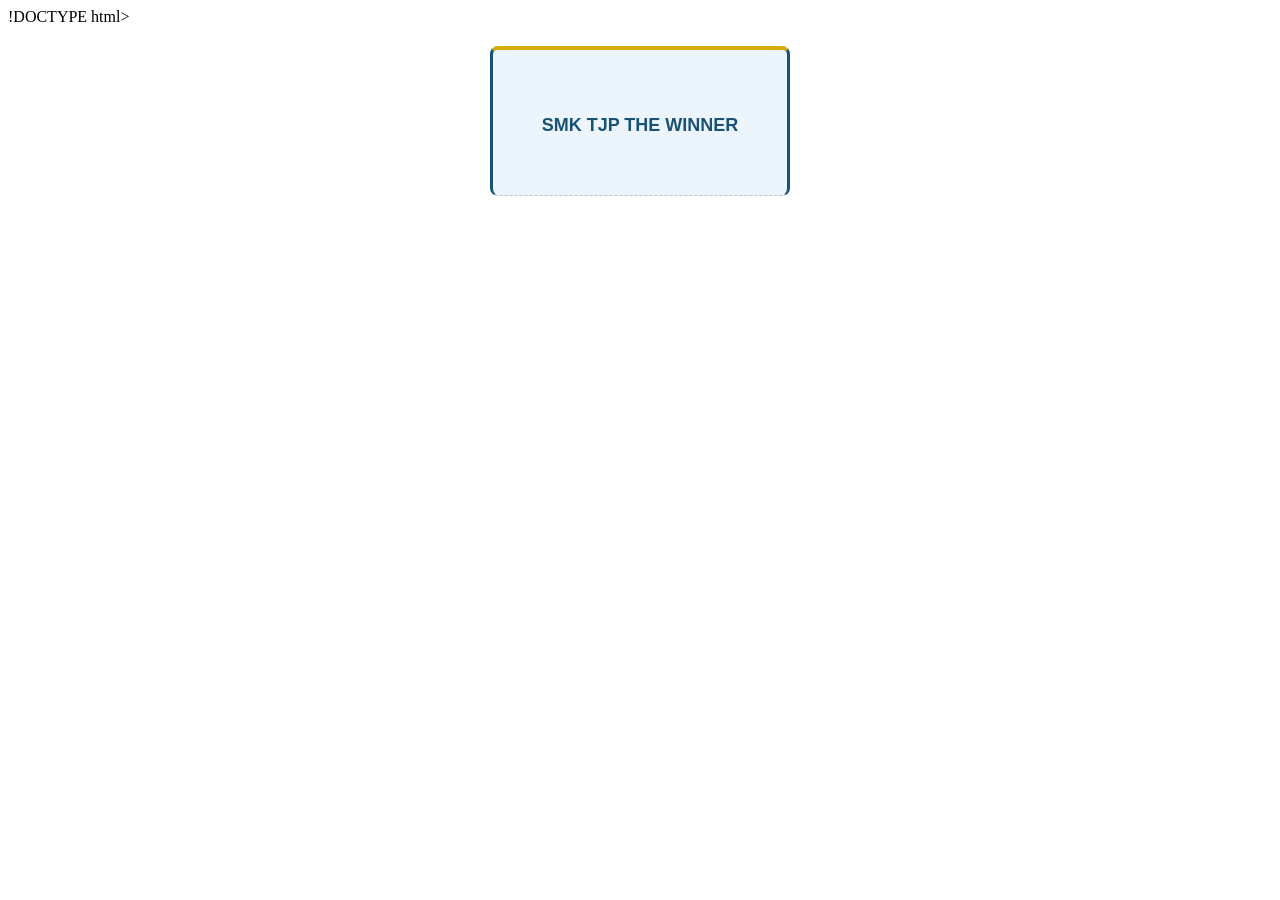
<file: b1.html>
!DOCTYPE html>
<html lang="en">
<head>
    <meta charset="UTF-8">
    <meta name="viewport" content="width=device-width, initial-scale=1.0">
    <title>SMK TJP THE WINNER - Box Model</title>
    <style>
        /* SANGAT DIREKOMENDASIKAN! */
        * {
            box-sizing: border-box;
        }

        .kotak {
            /* Konten */
            width: 300px;
            height: 150px;

            /* Padding: atas kanan bawah kiri */
            padding: 20px 30px 20px 30px;

            /* Border - Shorthand */
            border: 3px solid #1A5276;
            
            /* Per sisi (dari bahan ke-3) */
            border-top: 4px solid #D4AC0D; /* sisi atas kuning */
            border-bottom: 1px dashed #BDC3C7; /* sisi bawah putus-putus */
            
            border-radius: 8px; /* sudut membulat */

            /* Margin auto biar di tengah */
            margin: 20px auto;

            /* Biar cantik dilihat */
            background-color: #EBF5FB;
            text-align: center;
            font-family: sans-serif;
            font-size: 18px;
            color: #1A5276;
            line-height: 110px;
        }
    </style>
</head>
<body>
    <h1 class="kotak">SMK TJP THE WINNER</h1>
</body>
</html>
</file>
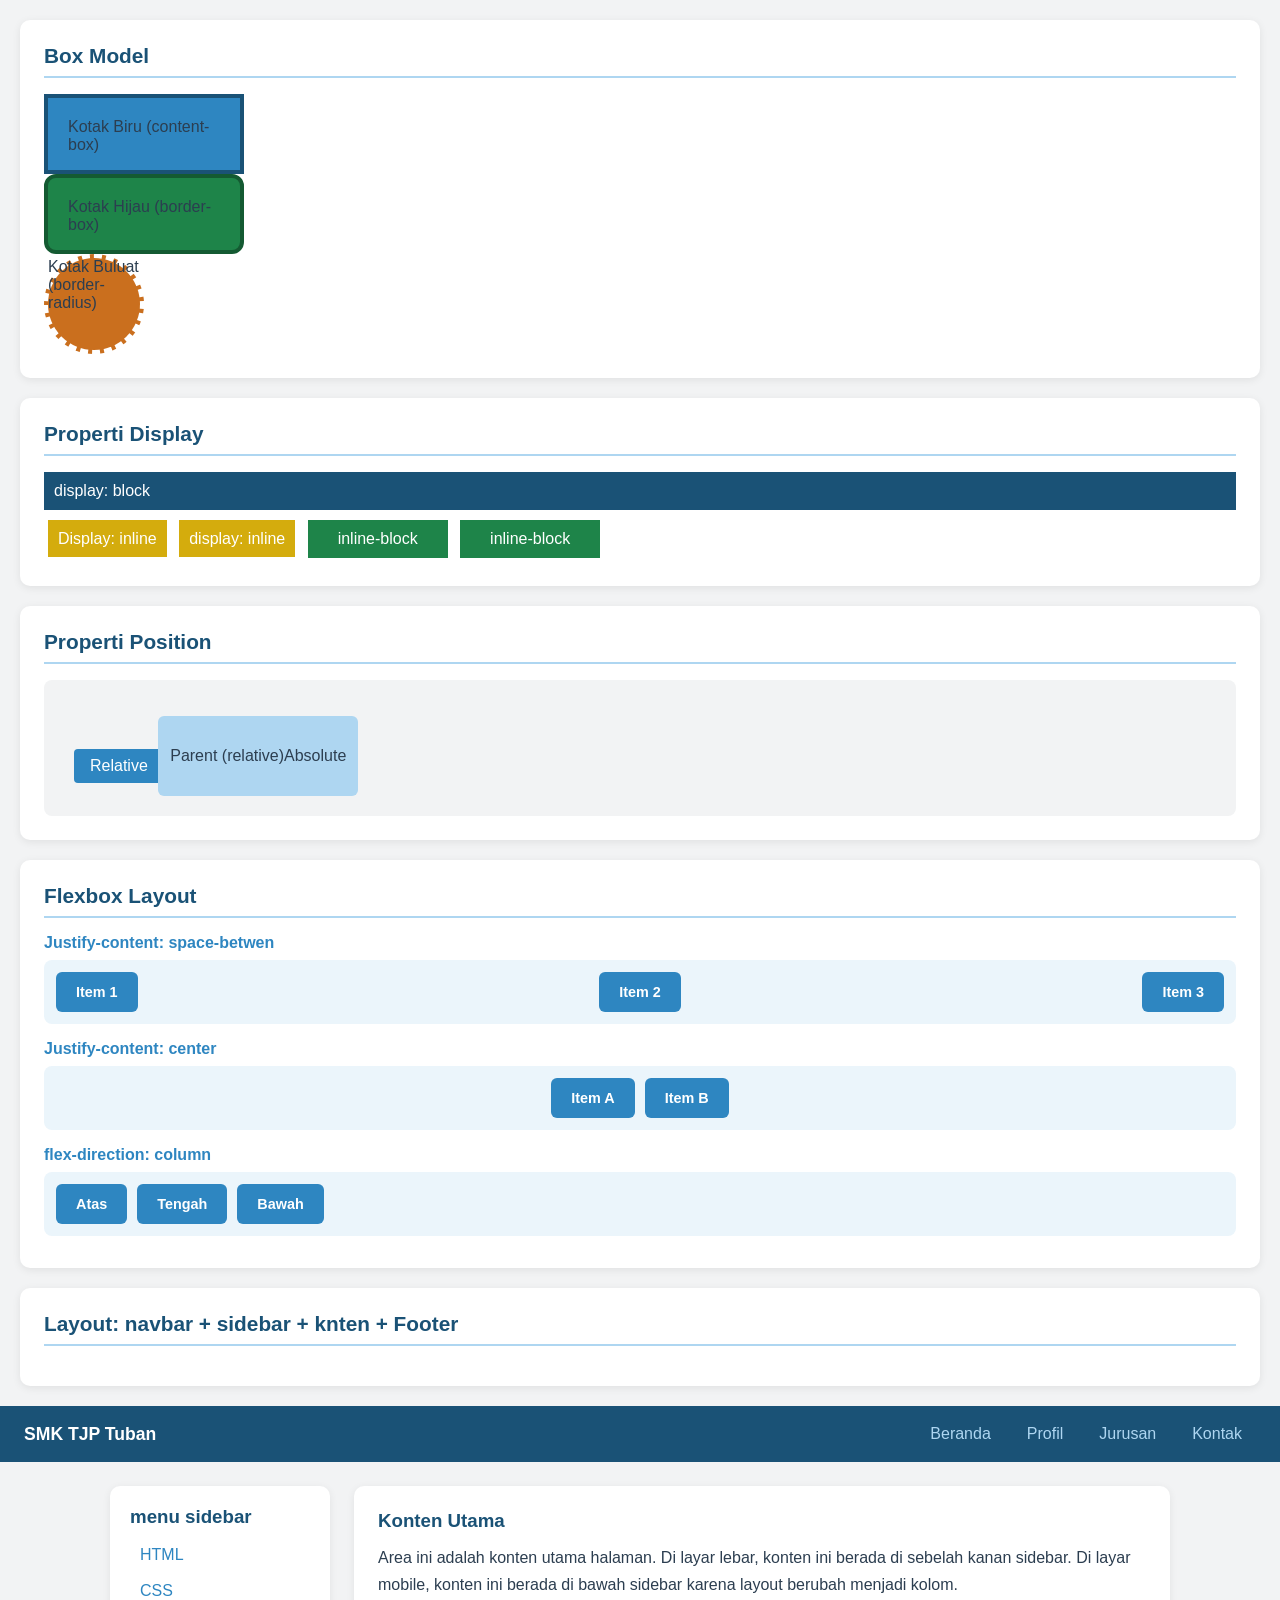
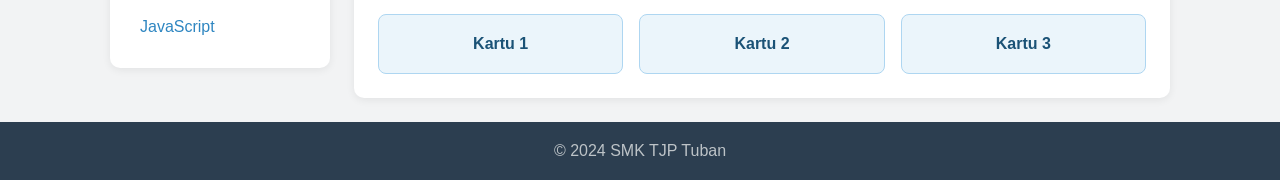
<file: b2.html>
<!DOCTYPE html>
<html lang="id">
<head>
    <meta charset="UTF-8">
    <meta name="viewport" content="width=device-width, initial-scale=1.0">
    <title> BAB 5 - CSS Layout & Box Model</title>
    <link rel="stylesheet" href="layout-bab5.css">
</head>
<body>
    
    <!-- BAGIAN 1: Box Model -->
    <section class="demo-section">
        <h2>Box Model</h2>
        <div class="kotak kotak-biru"> Kotak Biru (content-box)</div>
        <div class="kotak kotak-hijau"> Kotak Hijau (border-box)</div>
        <div class="kotak kotak-bulat"> Kotak Buluat (border-radius)</div>
    </section>

    <!--BAGIAN 2: Display-->
    <section class="demo-section">
        <h2>Properti Display</h2>
        <div class="demo-display">
            <span class="item-block">display: block</span>
            <span class="item-inline">Display: inline</span>
            <span class="item-inline">display: inline</span>
            <span class="item-iblock">inline-block</span>
            <span class="item-iblock">inline-block</span>
        </div>
    </section>

    <!-- BAGIAN 3: Position-->
    <section class="demo-section">
        <h2>Properti Position</h2>
        <div class="area-position">
            <div class="pos-relative">Relative</div>
            <div class="pos-parent">
            Parent (relative)
            <div class="pos-absolut">Absolute</div>
            </div>
        </div>
    </section>

    <!-- BAGIAN 4: Flexbox -->
    <section class="demo-section">
        <h2>Flexbox Layout</h2>
        <h3>Justify-content: space-betwen</h3>
        <div class="flex-demo flex-space-between">
            <div class="flex-item">Item 1</div>
            <div class="flex-item">Item 2</div>
            <div class="flex-item">Item 3</div>
        </div>
        <h3>Justify-content: center</h3>
        <div class="flex-demo flex-center">
            <div class="flex-item">Item A</div>
            <div class="flex-item">Item B</div>
        </div>
        <h3>flex-direction: column</h3>
        <div class="flex-demo flex-colum">
            <div class="flex-item">Atas</div>
            <div class="flex-item">Tengah</div>
            <div class="flex-item">Bawah</div>
        </div>
    </section>

    <!-- BAGIAN 5: Layout Nyata-->
    <section class="demo-section">
        <H2>Layout: navbar + sidebar + knten + Footer</H2>
    </section>

    <nav class="navbar-demo">
        <div class="nav-brand">SMK TJP Tuban</div>
        <ul class="nav-menu">
            <li><a href="#">Beranda</a></li>
            <li><a href="#">Profil</a></li>
            <li><a href="#">Jurusan</a></li>
            <li><a href="#">Kontak</a></li>
        </ul>
    </nav>

    <div class="layout-utama">
        <aside class="sidebar-demo">
            <h3>menu sidebar</h3>
            <ul>
                <li><a href="#">HTML</a></li>
                <li><a href="#">CSS</a></li>
                <li><a href="#">JavaScript</a></li>
            </ul>
        </aside>
        <main class="konten-demo">
            <h3>Konten Utama</h3>
            <p>Area ini adalah konten utama halaman. Di layar lebar, konten ini berada di sebelah kanan sidebar. Di layar mobile, konten ini berada di bawah sidebar karena layout berubah menjadi kolom.</p>
            <div class="kartu-grid">
        <div class="kartu-item">Kartu 1</div>
        <div class="kartu-item">Kartu 2</div>
        <div class="kartu-item">Kartu 3</div>
    </div>
</main>
</div>
<footer class="footer-demo">
    <p>&copy; 2024 SMK TJP Tuban</p>
</footer>
</body>
</html>
</body>
</html>
</file>
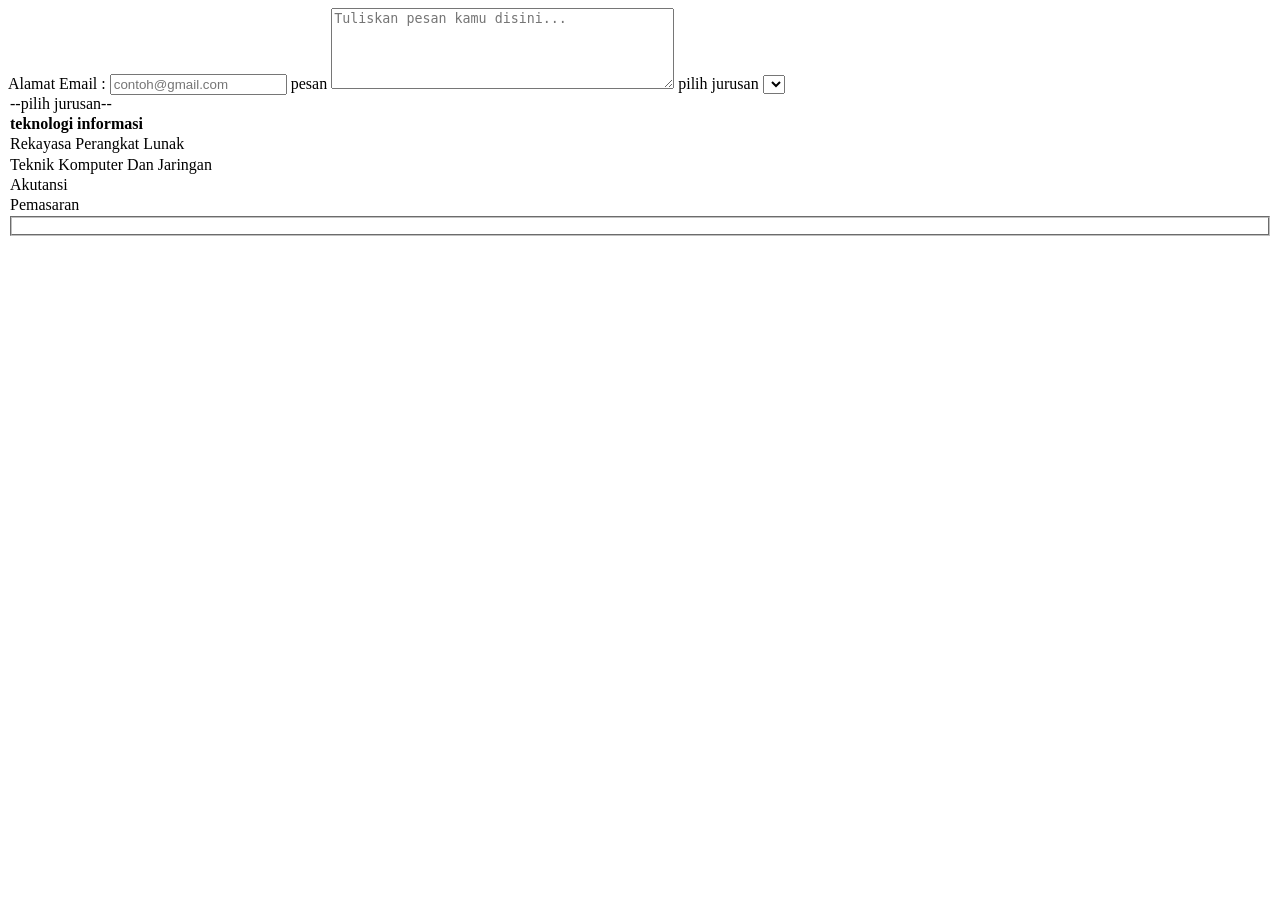
<file: form1.html>
<!DOCTYPE html>
<html lang="en">
<head>
    <meta charset="UTF-8">
    <meta name="viewport" content="width=device-width, initial-scale=1.0">
    <title>Document</title>
</head>
<body>
     <!-- Label yang terhubung dengan input -->
     <label for="email">Alamat Email :</label>
     <input type ="email" id="email" name="email" required
     placeholder="contoh@gmail.com">

     <!--Textarea-->
     <label for="pesan">pesan</label>
     <textarea id="pesan" name="pesan" rows="5" cols="40"
               placeholder="Tuliskan pesan kamu disini..."></textarea>

<!-- select /Dropdown -->
 <label for="jurusan">pilih jurusan</label>
 <select id="jurusan" name="jurusan"></select>
    <option value="">--pilih jurusan--</option>
    <optgroup label="teknologi informasi"></optgroup>
      <option value="rpl">Rekayasa Perangkat Lunak</option>
      <option value="tkj">Teknik Komputer Dan Jaringan</option>
</optgroup
<optgroup label="Bisnis">
      <option value="ak">Akutansi</option>
      <option value="pm">Pemasaran</option>
</optgroup>

 <!-- fieldset & legend -->
  <fieldset
</body>
</html>
</file>
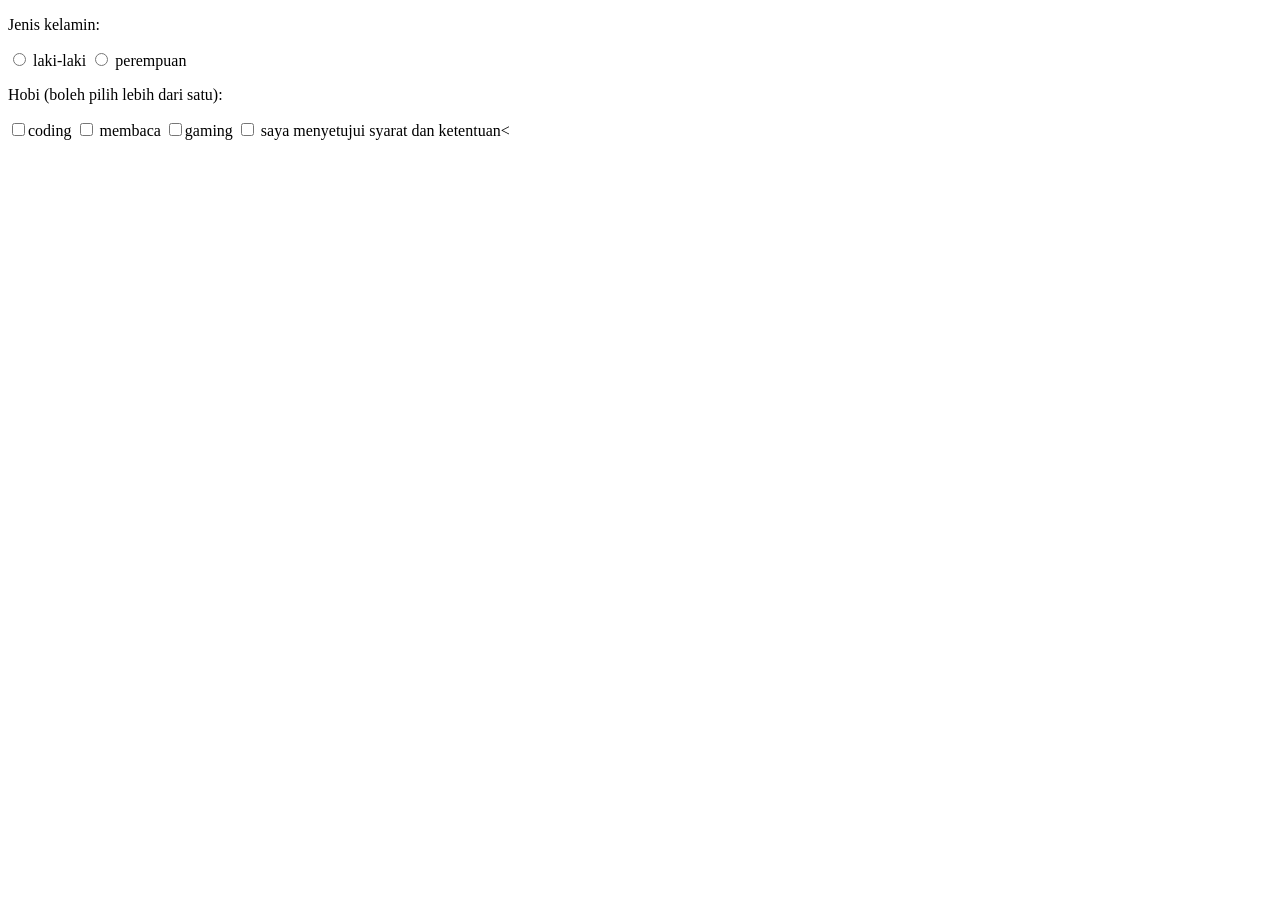
<file: form2.html>
<!DOCTYPE html>
<html lang="en">
<head>
    <meta charset="UTF-8">
    <meta name="viewport" content="width=device-width, initial-scale=1.0">
    <title>Document</title>
</head>
<body>
 <!-- Radio Button: hanya bisa memilih SATU opsi -->
 <!-- Gunakan name saya SAMA untuk mengelompokan pilihan -->
  <p>Jenis kelamin:</p>
  <input type="radio" id="laki" name="gender" value="L">
  <label for="laki">laki-laki</label>

  <input type="radio" id="perempuan" name="gender" value="p">
  <label for="perempuan">perempuan</label>

  <!-- Checkbox: bisa memilih LEBIH DARI SATU opsi -->
<P>Hobi   (boleh pilih lebih dari satu):</P>
<input type="checkbox" id="coding" name="hobi" value="coding"
<label for="coding">coding</label>


<input type="checkbox" id="membaca" name="hobi" value="membaca">
<label for="membaca">membaca</label>


<input type="checkbox" id="gaming" name="hobi" value="gaming"
<label for="gaming">gaming</label>

<!-- checkbox dengan checked (sudah dicentang secara default)-->
 <input type="checkbox" id="setuju" name="setuju" value="gaming">
 <label for="setuju">saya menyetujui syarat dan ketentuan<</label>
</body>
</html>
</file>
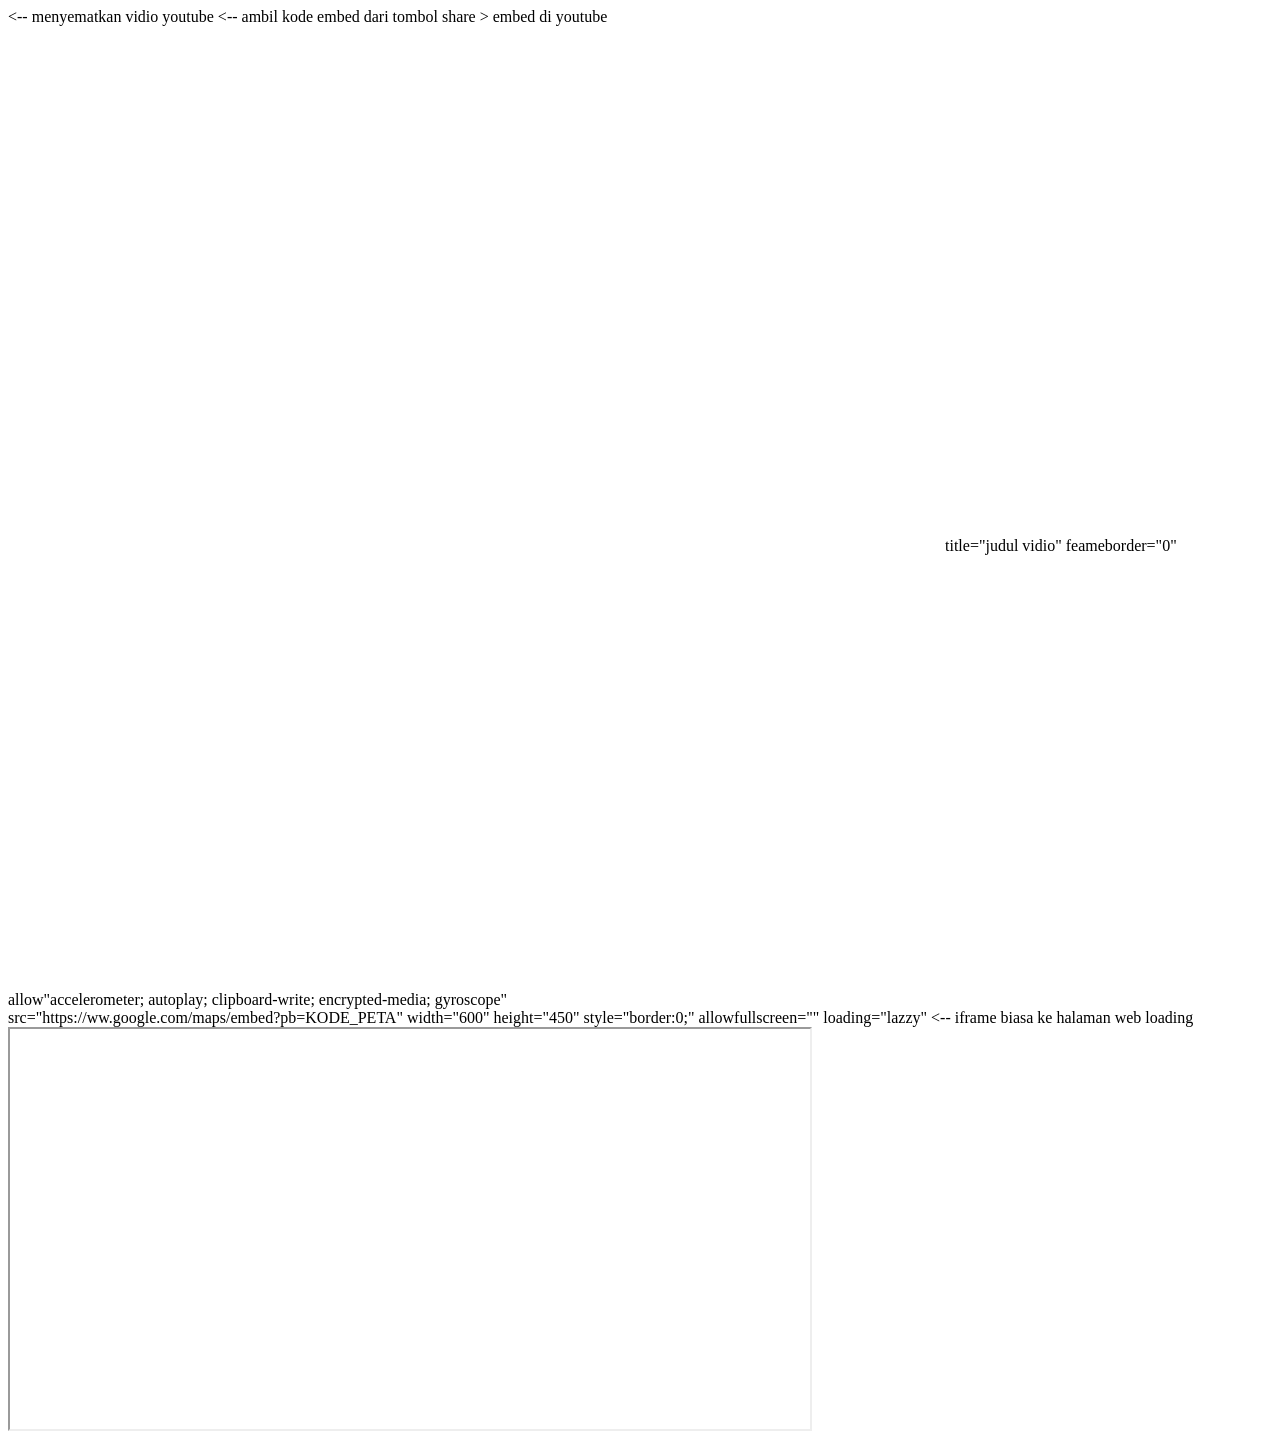
<file: form4.html>
<!DOCTYPE html>
<html lang="en">
<head>
    <meta charset="UTF-8">
    <meta name="viewport" content="width=device-width, initial-scale=1.0">
    <title>Document</title>
</head>
<body>
     <-- menyematkan vidio youtube
     <-- ambil kode embed dari tombol share > embed di youtube
    <iframe width="933" height="525" src="https://www.youtube.com/embed/oH2lZJLOxj0" title="KUNJUNGAN INDUSTRI SMK TJP TUBAN SURABAYA-BALI" frameborder="0" allow="accelerometer; autoplay; clipboard-write; encrypted-media; gyroscope; picture-in-picture; web-share" referrerpolicy="strict-origin-when-cross-origin" allowfullscreen></iframe>
    title="judul vidio"
    feameborder="0"
    allow"accelerometer; autoplay; clipboard-write; encrypted-media;
    gyroscope"
    <allowfullscreen>
        </iframe

          menyematkan goggle maps -->
    <!-- ambil kode embed dari google maps > share > embed > a map -->
     <iframe src="https://www.google.com/maps/embed?pb=!1m18!1m12!1m3!1d990.2310606059023!2d112.049733469509!3d-6.899663868175756!2m3!1f0!2f0!3f0!3m2!1i1024!2i768!4f13.1!3m3!1m2!1s0x2e77a2aa2e02e583%3A0xb530f7140a4b9327!2sSMK%20Taruna%20Jaya%20Prawira!5e0!3m2!1sid!2sid!4v1788310962364!5m2!1sid!2sid" width="600" height="450" style="border:0;" allowfullscreen="" loading="lazy" referrerpolicy="strict-origin-when-cross-origin"></iframe>
         src="https://ww.google.com/maps/embed?pb=KODE_PETA"
         width="600" height="450"
         style="border:0;"
         allowfullscreen=""
         loading="lazzy"
    </iframe>

    <-- iframe biasa ke halaman web loading
    <iframe src="https://exampe.com" width="800" height="400"
            title="halaman contoh" freameborder="0">
    </ifreme>
</body>
</html>
</file>
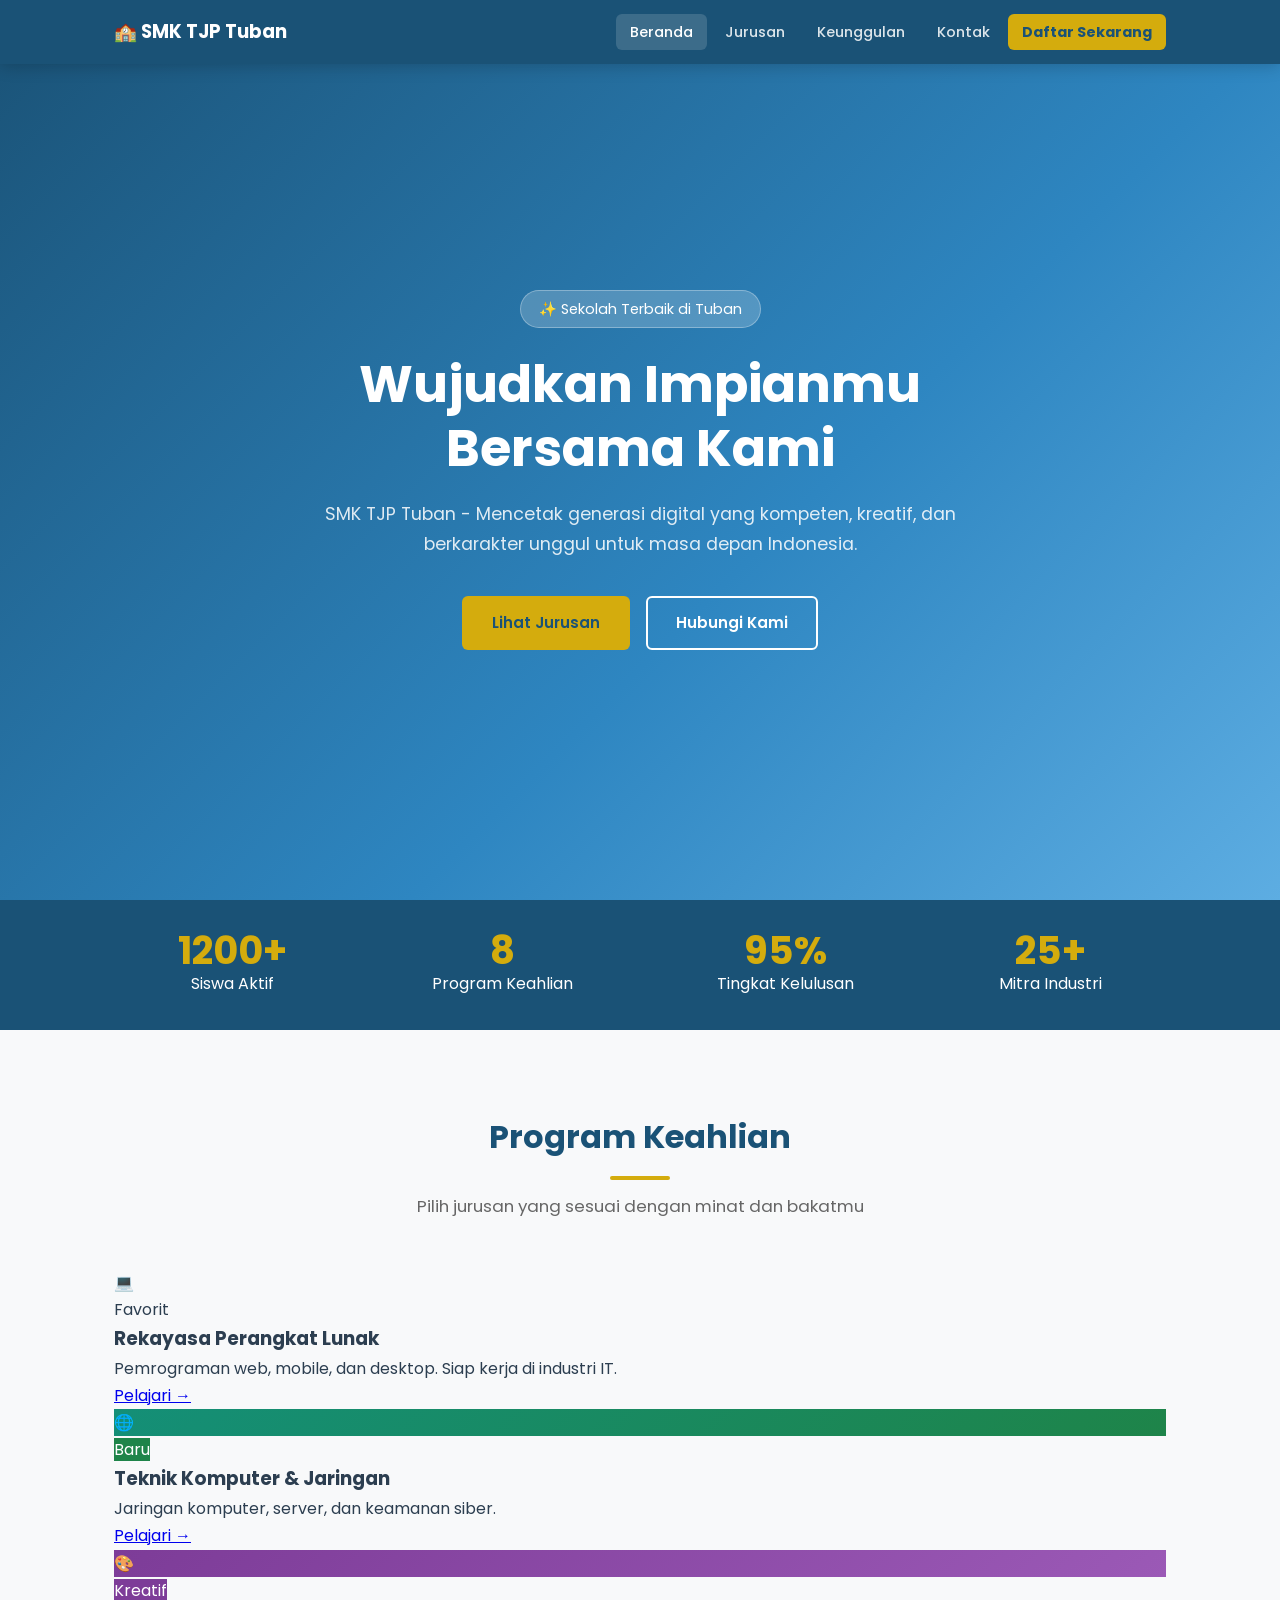
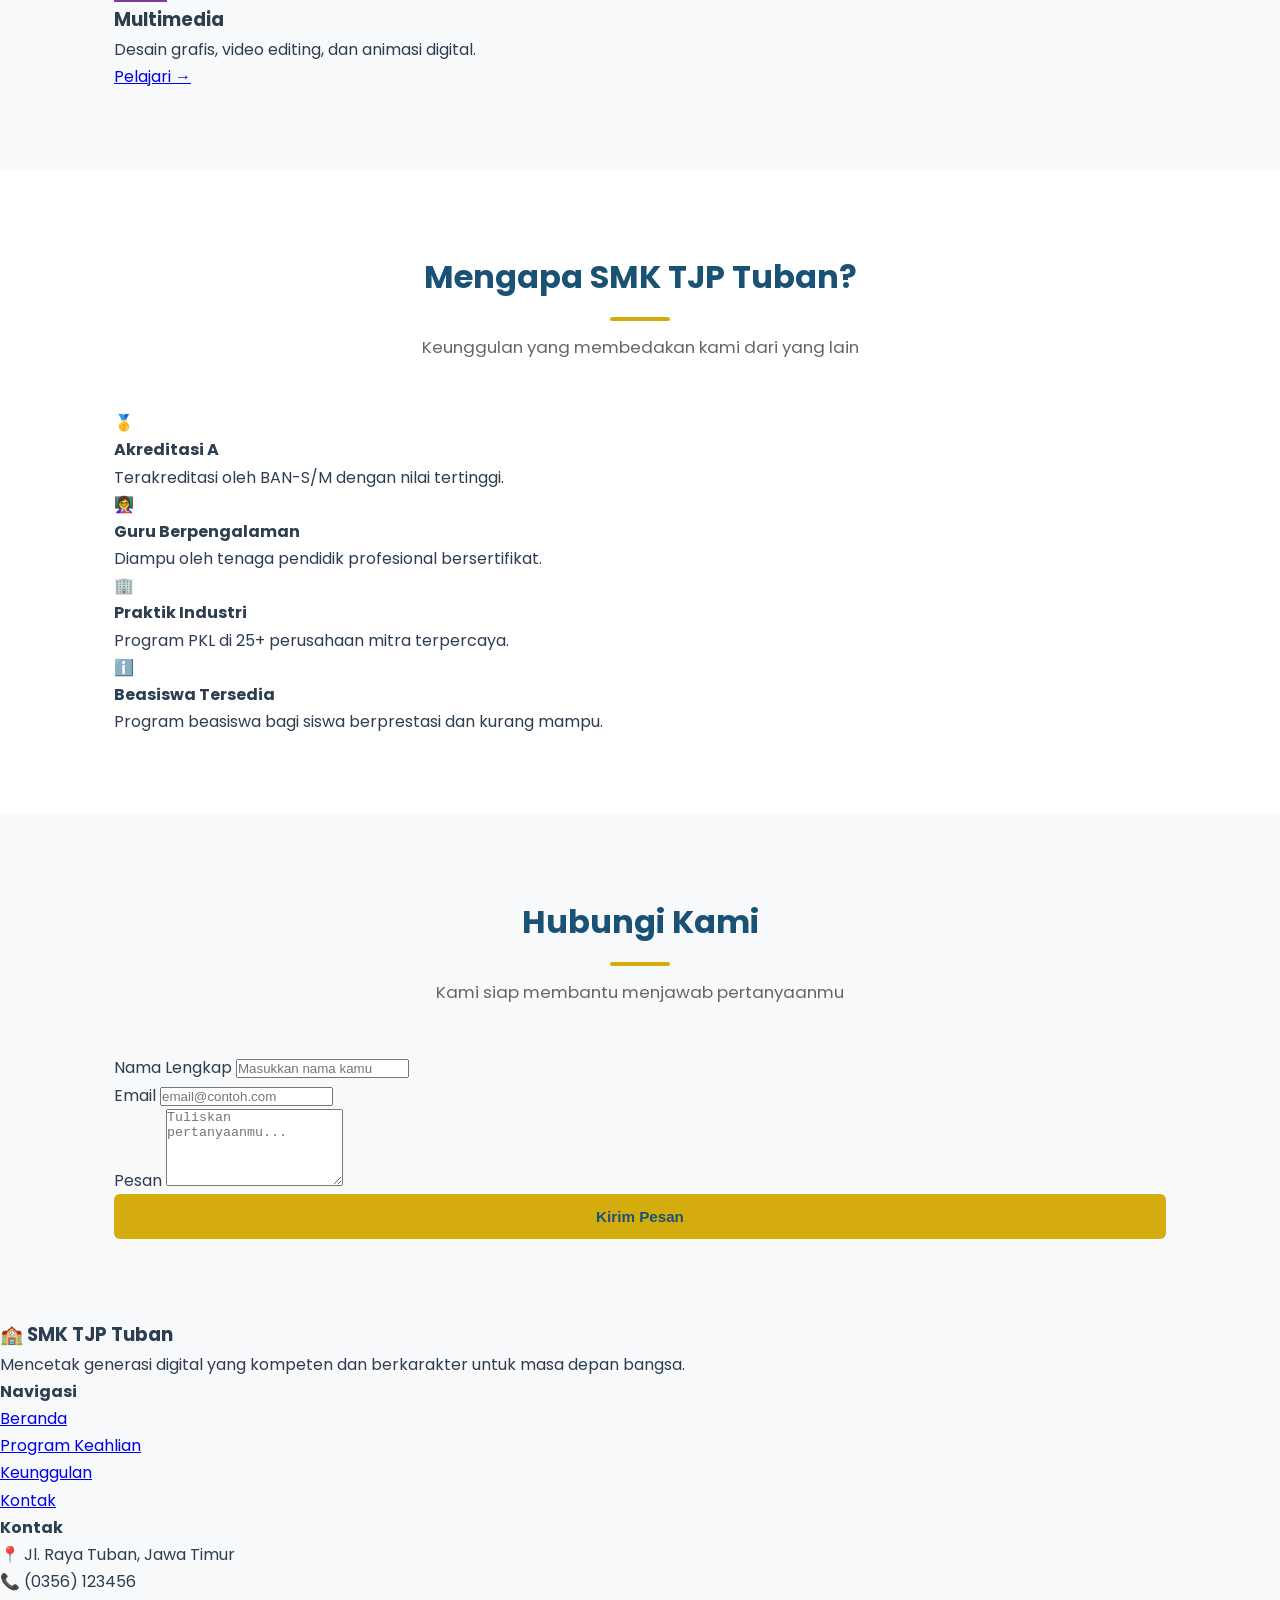
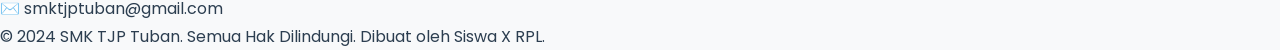
<file: landing-page.html>
<!DOCTYPE html>
<html lang="id">
<head>
  <meta charset="UTF-8">
  <meta name="viewport" content="width=device-width, initial-scale=1.0">
  <title>SMK TJP Tuban - Sekolah Unggulan</title>
  <!-- Google Fonts (opsional) -->
  <link rel="preconnect" href="https://fonts.googleapis.com">
  <link href="https://fonts.googleapis.com/css2?family=Poppins:wght@400;500;600;700&display=swap" rel="stylesheet">
  <link rel="stylesheet" href="landing-page.css">
</head>
<body>

  <!-- NAVBAR -->
  <nav class="navbar">
    <div class="nav-container">
      <a href="#" class="nav-brand">🏫 SMK TJP Tuban</a>
      <ul class="nav-menu">
        <li><a href="#beranda" class="nav-link active">Beranda</a></li>
        <li><a href="#jurusan" class="nav-link">Jurusan</a></li>
        <li><a href="#keunggulan" class="nav-link">Keunggulan</a></li>
        <li><a href="#kontak" class="nav-link">Kontak</a></li>
        <li><a href="#" class="nav-link nav-cta">Daftar Sekarang</a></li>
      </ul>
    </div>
  </nav>

  <!-- HERO SECTION -->
  <section class="hero" id="beranda">
    <div class="hero-konten">
      <span class="hero-badge">✨ Sekolah Terbaik di Tuban</span>
      <h1 class="hero-judul">Wujudkan Impianmu<br>Bersama Kami</h1>
      <p class="hero-sub">SMK TJP Tuban - Mencetak generasi digital yang kompeten, kreatif, dan berkarakter unggul untuk masa depan Indonesia.</p>
      <div class="hero-tombol">
        <a href="#jurusan" class="tombol tombol-primer">Lihat Jurusan</a>
        <a href="#kontak" class="tombol tombol-sekunder">Hubungi Kami</a>
      </div>
    </div>
  </section>

  <!-- STATS SECTION -->
  <section class="stats">
    <div class="stats-container">
      <div class="stat-item">
        <span class="stat-angka">1200+</span>
        <span class="stat-label">Siswa Aktif</span>
      </div>
      <div class="stat-item">
        <span class="stat-angka">8</span>
        <span class="stat-label">Program Keahlian</span>
      </div>
      <div class="stat-item">
        <span class="stat-angka">95%</span>
        <span class="stat-label">Tingkat Kelulusan</span>
      </div>
      <div class="stat-item">
        <span class="stat-angka">25+</span>
        <span class="stat-label">Mitra Industri</span>
      </div>
    </div>
  </section>

  <!-- JURUSAN SECTION -->
  <section class="section" id="jurusan">
    <div class="container">
      <div class="section-header">
        <h2 class="section-judul">Program Keahlian</h2>
        <p class="section-sub">Pilih jurusan yang sesuai dengan minat dan bakatmu</p>
      </div>
      <div class="kartu-grid">
        <div class="kartu">
          <div class="kartu-header">💻</div>
          <div class="kartu-body">
            <span class="kartu-badge">Favorit</span>
            <h3 class="kartu-judul">Rekayasa Perangkat Lunak</h3>
            <p class="kartu-teks">Pemrograman web, mobile, dan desktop. Siap kerja di industri IT.</p>
          </div>
          <div class="kartu-footer"><a href="#" class="tombol-kartu">Pelajari &rarr;</a></div>
        </div>
        <div class="kartu">
          <div class="kartu-header" style="background:linear-gradient(135deg, #148F77, #1E8449);">🌐</div>
          <div class="kartu-body">
            <span class="kartu-badge" style="background:#1E8449;color:white;">Baru</span>
            <h3 class="kartu-judul">Teknik Komputer & Jaringan</h3>
            <p class="kartu-teks">Jaringan komputer, server, dan keamanan siber.</p>
          </div>
          <div class="kartu-footer"><a href="#" class="tombol-kartu">Pelajari &rarr;</a></div>
        </div>
        <div class="kartu">
          <div class="kartu-header" style="background:linear-gradient(135deg, #7D3C98, #9B59B6);">🎨</div>
          <div class="kartu-body">
            <span class="kartu-badge" style="background:#7D3C98;color:white;">Kreatif</span>
            <h3 class="kartu-judul">Multimedia</h3>
            <p class="kartu-teks">Desain grafis, video editing, dan animasi digital.</p>
          </div>
          <div class="kartu-footer"><a href="#" class="tombol-kartu">Pelajari &rarr;</a></div>
        </div>
      </div>
    </div>
  </section>

  <!-- KEUNGGULAN SECTION -->
  <section class="section section-alt" id="keunggulan">
    <div class="container">
      <div class="section-header">
        <h2 class="section-judul">Mengapa SMK TJP Tuban?</h2>
        <p class="section-sub">Keunggulan yang membedakan kami dari yang lain</p>
      </div>
      <div class="fitur-grid">
        <div class="fitur-item"><span class="fitur-ikon">🥇</span><h4>Akreditasi A</h4><p>Terakreditasi oleh BAN-S/M dengan nilai tertinggi.</p></div>
        <div class="fitur-item"><span class="fitur-ikon">👩‍🏫</span><h4>Guru Berpengalaman</h4><p>Diampu oleh tenaga pendidik profesional bersertifikat.</p></div>
        <div class="fitur-item"><span class="fitur-ikon">🏢</span><h4>Praktik Industri</h4><p>Program PKL di 25+ perusahaan mitra terpercaya.</p></div>
        <div class="fitur-item"><span class="fitur-ikon">ℹ️</span><h4>Beasiswa Tersedia</h4><p>Program beasiswa bagi siswa berprestasi dan kurang mampu.</p></div>
      </div>
    </div>
  </section>

  <!-- KONTAK SECTION -->
  <section class="section" id="kontak">
    <div class="container">
      <div class="section-header">
        <h2 class="section-judul">Hubungi Kami</h2>
        <p class="section-sub">Kami siap membantu menjawab pertanyaanmu</p>
      </div>
      <form class="form-kontak">
        <div class="form-group">
          <label for="nama">Nama Lengkap</label>
          <input type="text" id="nama" placeholder="Masukkan nama kamu" required>
        </div>
        <div class="form-group">
          <label for="email">Email</label>
          <input type="email" id="email" placeholder="email@contoh.com" required>
        </div>
        <div class="form-group">
          <label for="pesan">Pesan</label>
          <textarea id="pesan" rows="5" placeholder="Tuliskan pertanyaanmu..."></textarea>
        </div>
        <button type="submit" class="tombol tombol-primer" style="width:100%;">Kirim Pesan</button>
      </form>
    </div>
  </section>

  <!-- FOOTER -->
  <footer class="footer">
    <div class="footer-container">
      <div class="footer-brand">
        <h3>🏫 SMK TJP Tuban</h3>
        <p>Mencetak generasi digital yang kompeten dan berkarakter untuk masa depan bangsa.</p>
      </div>
      <div class="footer-links">
        <h4>Navigasi</h4>
        <ul>
          <li><a href="#beranda">Beranda</a></li>
          <li><a href="#jurusan">Program Keahlian</a></li>
          <li><a href="#keunggulan">Keunggulan</a></li>
          <li><a href="#kontak">Kontak</a></li>
        </ul>
      </div>
      <div class="footer-kontak">
        <h4>Kontak</h4>
        <p>📍 Jl. Raya Tuban, Jawa Timur</p>
        <p>📞 (0356) 123456</p>
        <p>✉️ smktjptuban@gmail.com</p>
      </div>
    </div>
    <div class="footer-bottom">
      <p>&copy; 2024 SMK TJP Tuban. Semua Hak Dilindungi. Dibuat oleh Siswa X RPL.</p>
    </div>
  </footer>

</body>
</html>
</head>
<body>
    
</body>
</html>
</file>
<file: layout-bab5.css>
/* ===== RESET ===== */
* {
    box-sizing: border-box;
    margin: 0;
    padding: 0;
}

body {
    font-family: Arial, sans-serif;
    background: #F2F3F4;
    color: #2C3E50;
}

.demo-section {
    background: white;
    border-radius: 10px;
    padding: 24px;
    margin: 20px;
    box-shadow: 0 2px 8px rgba(0,0,0,0.08);
}

.demo-section h2 {
    color: #1A5276;
    font-size: 1.3rem;
    margin-bottom: 16px;
    padding-bottom: 8px;
    border-bottom: 2px solid #AED6F1;
}

.demo-section h3 {
    color: #2E86C1;
    font-size: 1rem;
    margin: 16px 0 8px;
}

/* ===== BOX MODEL ===== */
.kotak {
    width: 200px;
    height: 80px;
}

.kotak-flex {
    display: inline-flex;
    align-items: center;
    justify-content: center;
    margin: 10px;
    font-weight: bold;
    color: white;
    font-size: 0.85rem;
}

.kotak-biru {
    background: #2E86C1;
    padding: 20px;
    border: 4px solid #1A5276;
}

.kotak-hijau {
    background: #1E8449;
    padding: 20px;
    border: 4px solid #145A32;
    border-radius: 12px;
}

.kotak-bulat {
    background: #CA6F1E;
    width: 100px;
    height: 100px;
    border-radius: 50%;
    border: 4px dashed white;
}

/* ===== DISPLAY ===== */
.item-block {
    display: block;
    background: #1A5276;
    color: white;
    padding: 10px;
    margin: 6px 0;
}

.item-inline {
    display: inline;
    background: #D4AC0D;
    color: white;
    padding: 10px;
    margin: 4px;
}

.item-iblock {
    display: inline-block;
    background: #1E8449;
    color: white;
    padding: 10px 20px;
    margin: 4px;
    width: 140px;
    text-align: center;
}

/* ===== POSITION ===== */
.area-position {
    position: relative;
    background: #F2F3F4;
    padding: 20px;
    min-height: 120px;
    border-radius: 8px;
}

.pos-relative {
    position: relative;
    top: 10px;
    left: 10px;
    background: #2E86C1;
    color: white;
    padding: 8px 16px;
    display: inline-block;
    border-radius: 4px;
}

.pos-parent {
    position: relative;
    background: #AED6F1;
    width: 200px;
    height: 80px;
    margin-top: 16px;
    display: inline-flex;
    align-items: center;
    justify-content: center;
    border-radius: 6px;
}

.pos-absolute {
    position: absolute;
    top: -10px;
    right: -10px;
    background: #CA6F1E;
    color: white;
    padding: 4px 10px;
    border-radius: 20px;
    font-size: 0.8rem;
    font-weight: bold;
}

/* ===== FLEXBOX ===== */
.flex-demo {
    background: #EBF5FB;
    border-radius: 8px;
    padding: 12px;
    margin-bottom: 8px;
    display: flex;
    gap: 10px;
}

.flex-item {
    background: #2E86C1;
    color: white;
    padding: 12px 20px;
    border-radius: 6px;
    font-weight: bold;
    font-size: 0.9rem;
}

.flex-space-between {
    justify-content: space-between;
}

.flex-center {
    justify-content: center;
}

.flex-column {
    flex-direction: column;
    align-items: flex-start;
}

/* ===== NAVBAR ===== */
.navbar-demo {
    display: flex;
    justify-content: space-between;
    align-items: center;
    background: #1A5276;
    padding: 0 24px;
    height: 56px;
}

.nav-brand {
    color: white;
    font-weight: bold;
    font-size: 1.1rem;
}

.nav-menu {
    display: flex;
    list-style: none;
    gap: 8px;
}

.nav-menu a {
    color: #AED6F1;
    text-decoration: none;
    padding: 6px 14px;
    border-radius: 4px;
    transition: background 0.2s;
}

.nav-menu a:hover {
    background: rgba(255,255,255,0.15);
    color: white;
}

/* ===== LAYOUT SIDEBAR + KONTEN ===== */
.layout-utama {
    display: flex;
    gap: 24px;
    max-width: 1100px;
    margin: 24px auto;
    padding: 0 20px;
}

.sidebar-demo {
    flex: 0 0 220px;
    background: white;
    border-radius: 10px;
    padding: 20px;
    box-shadow: 0 2px 8px rgba(0,0,0,0.07);
    align-self: flex-start;
}

.sidebar-demo h3 {
    color: #1A5276;
    margin-bottom: 12px;
}

.sidebar-demo ul {
    list-style: none;
}

.sidebar-demo li {
    margin-bottom: 6px;
}

.sidebar-demo a {
    text-decoration: none;
    color: #2E86C1;
    display: block;
    padding: 6px 10px;
    border-radius: 4px;
}

.sidebar-demo a:hover {
    background: #EBF5FB;
}

.konten-demo {
    flex: 1;
    background: white;
    border-radius: 10px;
    padding: 24px;
    box-shadow: 0 2px 8px rgba(0,0,0,0.07);
}

.konten-demo h3 {
    color: #1A5276;
    margin-bottom: 12px;
}

.konten-demo p {
    line-height: 1.7;
    margin-bottom: 16px;
}

/* ===== KARTU GRID ===== */
.kartu-grid {
    display: flex;
    gap: 16px;
    flex-wrap: wrap;
    margin-top: 16px;
}

.kartu-item {
    flex: 1;
    min-width: 120px;
    background: #EBF5FB;
    border: 1px solid #AED6F1;
    border-radius: 8px;
    padding: 20px;
    text-align: center;
    font-weight: bold;
    color: #1A5276;
}

/* ===== FOOTER ===== */
.footer-demo {
    background: #2C3E50;
    color: #BDC3C7;
    text-align: center;
    padding: 20px;
    margin-top: 24px;
}

/* ===== MEDIA QUERY ===== */
@media (max-width: 768px) {
    .layout-utama {
        flex-direction: column;
        /* Sidebar pindah ke atas konten */
    }

    .sidebar-demo {
        flex: none;
        width: 100%;
    }

    .nav-menu {
        display: none;
        /* Sembunyikan menu di mobile */
    }

    .kartu-item {
        flex: 0 0 100%;
        /* Kartu penuh lebar di mobile */
    }
}

@media (min-width: 769px) and (max-width: 1024px) {
    .kartu-item {
        flex: 0 0 calc(50% - 8px);
        /* 2 kolom di tablet */
    }
}
</file>
<file: landing-page.css>
/* ===== CSS VARIABLES ===== */
:root {
  --warna-utama: #1A5276;
  --warna-sekunder: #2E86C1;
  --warna-aksen: #AED6F1;
  --warna-emas: #D4AC0D;
  --warna-teks: #2C3E50;
  --warna-bg: #F8F9FA;
  --bayangan: 0 2px 12px rgba(0,0,0,0.08);
  --bayangan-besar: 0 8px 30px rgba(0,0,0,0.15);
  --radius: 10px;
  --durasi: 0.3s;
  --font: 'Poppins', Arial, sans-serif;
}

/* ===== RESET & BASE ===== */
*, *::before, *::after { box-sizing: border-box; margin: 0; padding: 0; }
html { scroll-behavior: smooth; } /* Scroll halus ke anchor */
body {
  font-family: var(--font);
  color: var(--warna-teks);
  background: var(--warna-bg);
  line-height: 1.7;
}

/* ===== UTILITIES ===== */
.container { max-width: 1100px; margin: 0 auto; padding: 0 24px; }
.section { padding: 80px 0; }
.section-alt { background: white; }

.section-header { text-align: center; margin-bottom: 48px; }
.section-judul {
  font-size: 2rem;
  font-weight: 700;
  color: var(--warna-utama);
  margin-bottom: 12px;
}
.section-judul::after {
  content: '';
  display: block;
  width: 60px;
  height: 4px;
  background: var(--warna-emas);
  margin: 12px auto 0;
  border-radius: 2px;
}
.section-sub { color: #666; font-size: 1.05rem; }

/* ===== TOMBOL ===== */
.tombol {
  display: inline-block;
  padding: 12px 28px;
  border-radius: 6px;
  font-weight: 600;
  font-size: 0.95rem;
  text-decoration: none;
  cursor: pointer;
  border: 2px solid transparent;
  transition: all var(--durasi) ease;
}
.tombol-primer {
  background: var(--warna-emas);
  color: var(--warna-utama);
}
.tombol-primer:hover {
  background: #F1C40F;
  transform: translateY(-2px);
  box-shadow: 0 6px 20px rgba(212,172,13,0.4);
}
.tombol-sekunder {
  background: transparent;
  color: white;
  border-color: white;
}
.tombol-sekunder:hover {
  background: white;
  color: var(--warna-utama);
}

/* ===== NAVBAR ===== */
.navbar {
  position: fixed;
  top: 0;
  left: 0;
  right: 0;
  background: var(--warna-utama);
  box-shadow: 0 2px 16px rgba(0, 0, 0, 0.2);
  z-index: 1000;
}

.nav-container {
  max-width: 1100px;
  margin: 0 auto;
  padding: 0 24px;
  display: flex;
  justify-content: space-between;
  align-items: center;
  height: 64px;
}

.nav-brand {
  color: white;
  font-size: 1.15rem;
  font-weight: 700;
  text-decoration: none;
}

.nav-menu {
  display: flex;
  list-style: none;
  gap: 4px;
}

.nav-link {
  color: rgba(255, 255, 255, 0.85);
  text-decoration: none;
  padding: 8px 14px;
  border-radius: 6px;
  font-size: 0.9rem;
  font-weight: 500;
  transition: all var(--durasi) ease;
}

.nav-link:hover, .nav-link.active {
  background: rgba(255, 255, 255, 0.15);
  color: white;
}

.nav-cta {
  background: var(--warna-emas);
  color: var(--warna-utama) !important;
  font-weight: 700;
}

.nav-cta:hover {
  background: #F1C40F;
  transform: translateY(-1px);
}


/* ===== HERO ===== */
@keyframes fadeInUp {
  from { opacity: 0; transform: translateY(30px); }
  to { opacity: 1; transform: translateY(0); }
}

.hero {
  min-height: 100vh;
  background: linear-gradient(135deg, var(--warna-utama) 0%, var(--warna-sekunder) 60%, #5DADE2 100%);
  display: flex;
  align-items: center;
  justify-content: center;
  text-align: center;
  padding: 80px 24px 40px;
}

.hero-konten {
  max-width: 720px;
}

.hero-badge {
  display: inline-block;
  background: rgba(255, 255, 255, 0.2);
  color: white;
  padding: 6px 18px;
  border-radius: 20px;
  font-size: 0.9rem;
  margin-bottom: 24px;
  border: 1px solid rgba(255, 255, 255, 0.3);
  animation: fadeInUp 0.6s ease 0.1s both;
}

.hero-judul {
  font-size: clamp(2rem, 5vw, 3.2rem);
  font-weight: 700;
  color: white;
  line-height: 1.25;
  margin-bottom: 20px;
  animation: fadeInUp 0.6s ease 0.2s both;
}

.hero-sub {
  font-size: 1.1rem;
  color: rgba(255, 255, 255, 0.85);
  margin-bottom: 36px;
  line-height: 1.7;
  animation: fadeInUp 0.6s ease 0.3s both;
}

.hero-tombol {
  display: flex;
  gap: 16px;
  justify-content: center;
  flex-wrap: wrap;
  animation: fadeInUp 0.6s ease 0.4s both;
}


/* ===== STATS ===== */
.stats {
  background: var(--warna-utama);
  padding: 32px 0;
}

.stats-container {
  max-width: 1100px;
  margin: 0 auto;
  padding: 0 24px;
  display: flex;
  justify-content: space-around;
  flex-wrap: wrap;
  gap: 16px;
}

.stat-item {
  text-align: center;
  color: white;
}

.stat-angka {
  display: block;
  font-size: 2.4rem;
  font-weight: 700;
  color: var(--warna-emas);
  line-height: 1;
}
</file>
